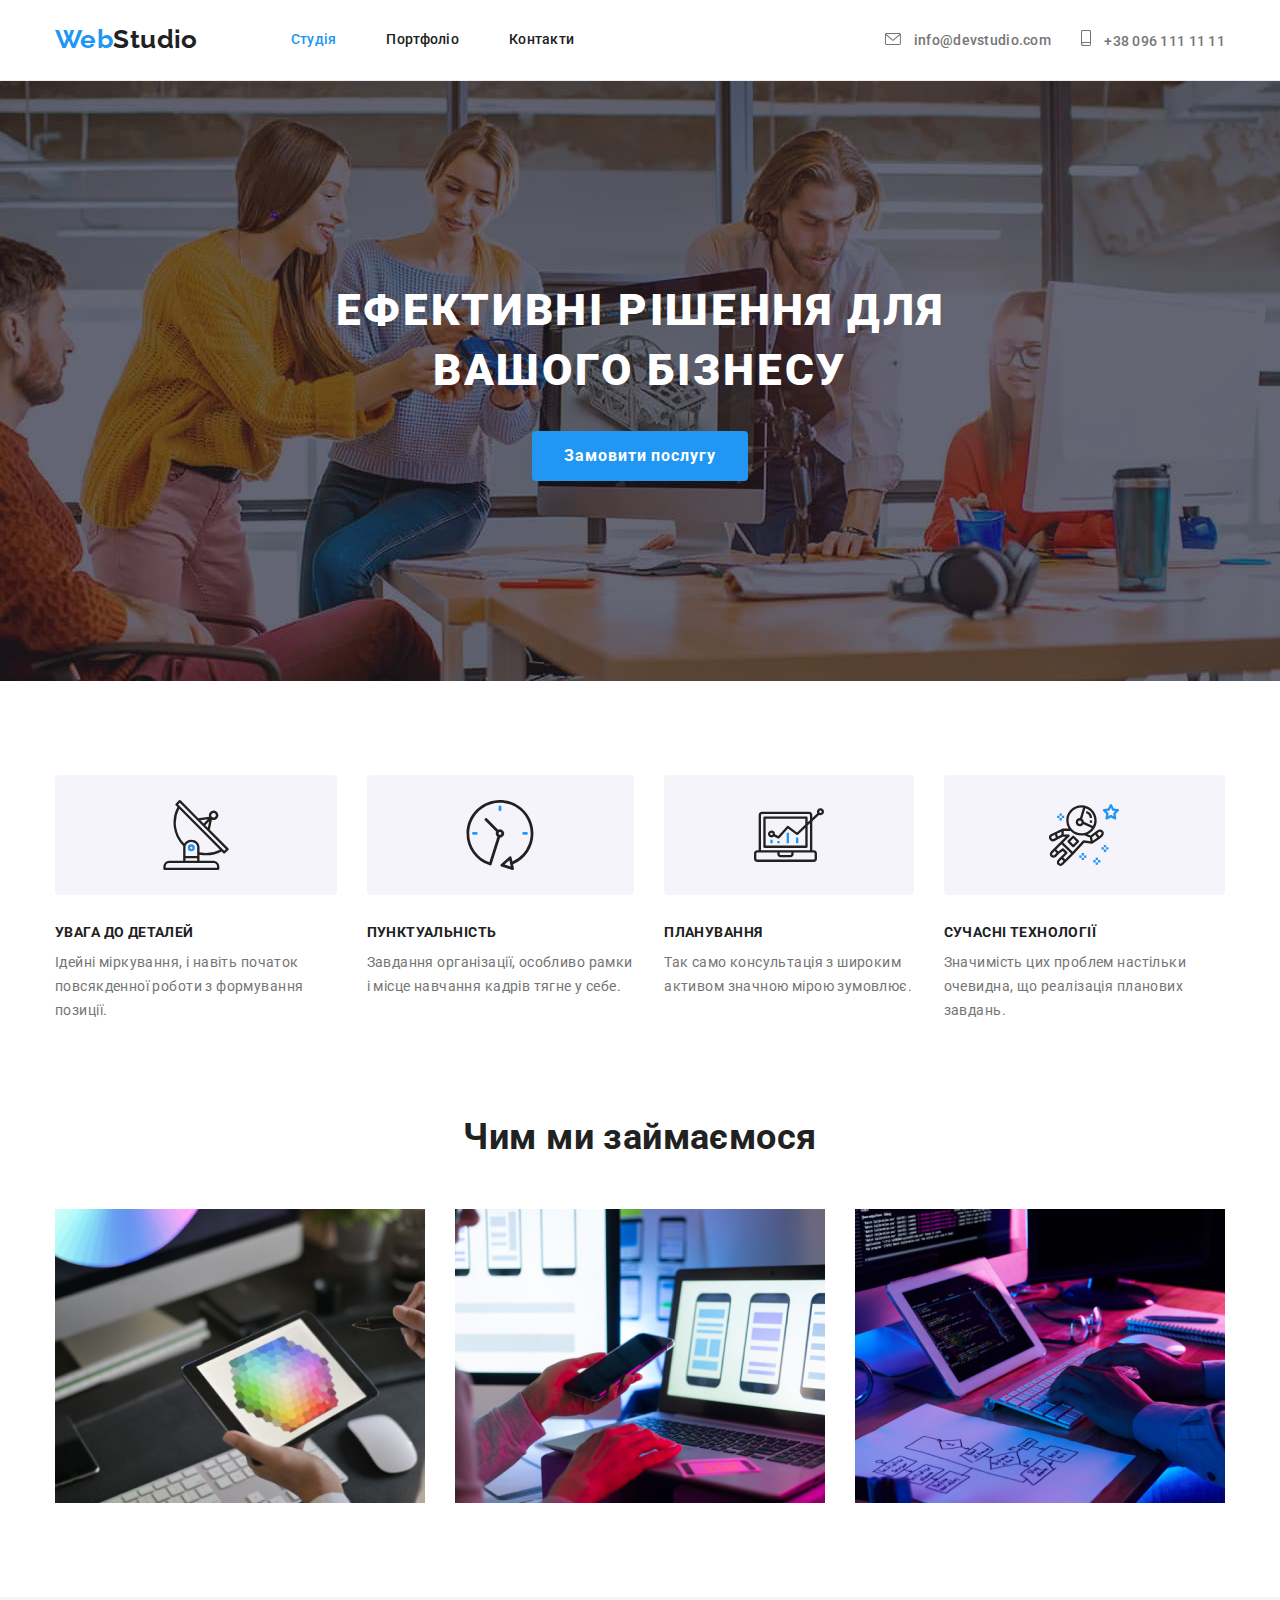
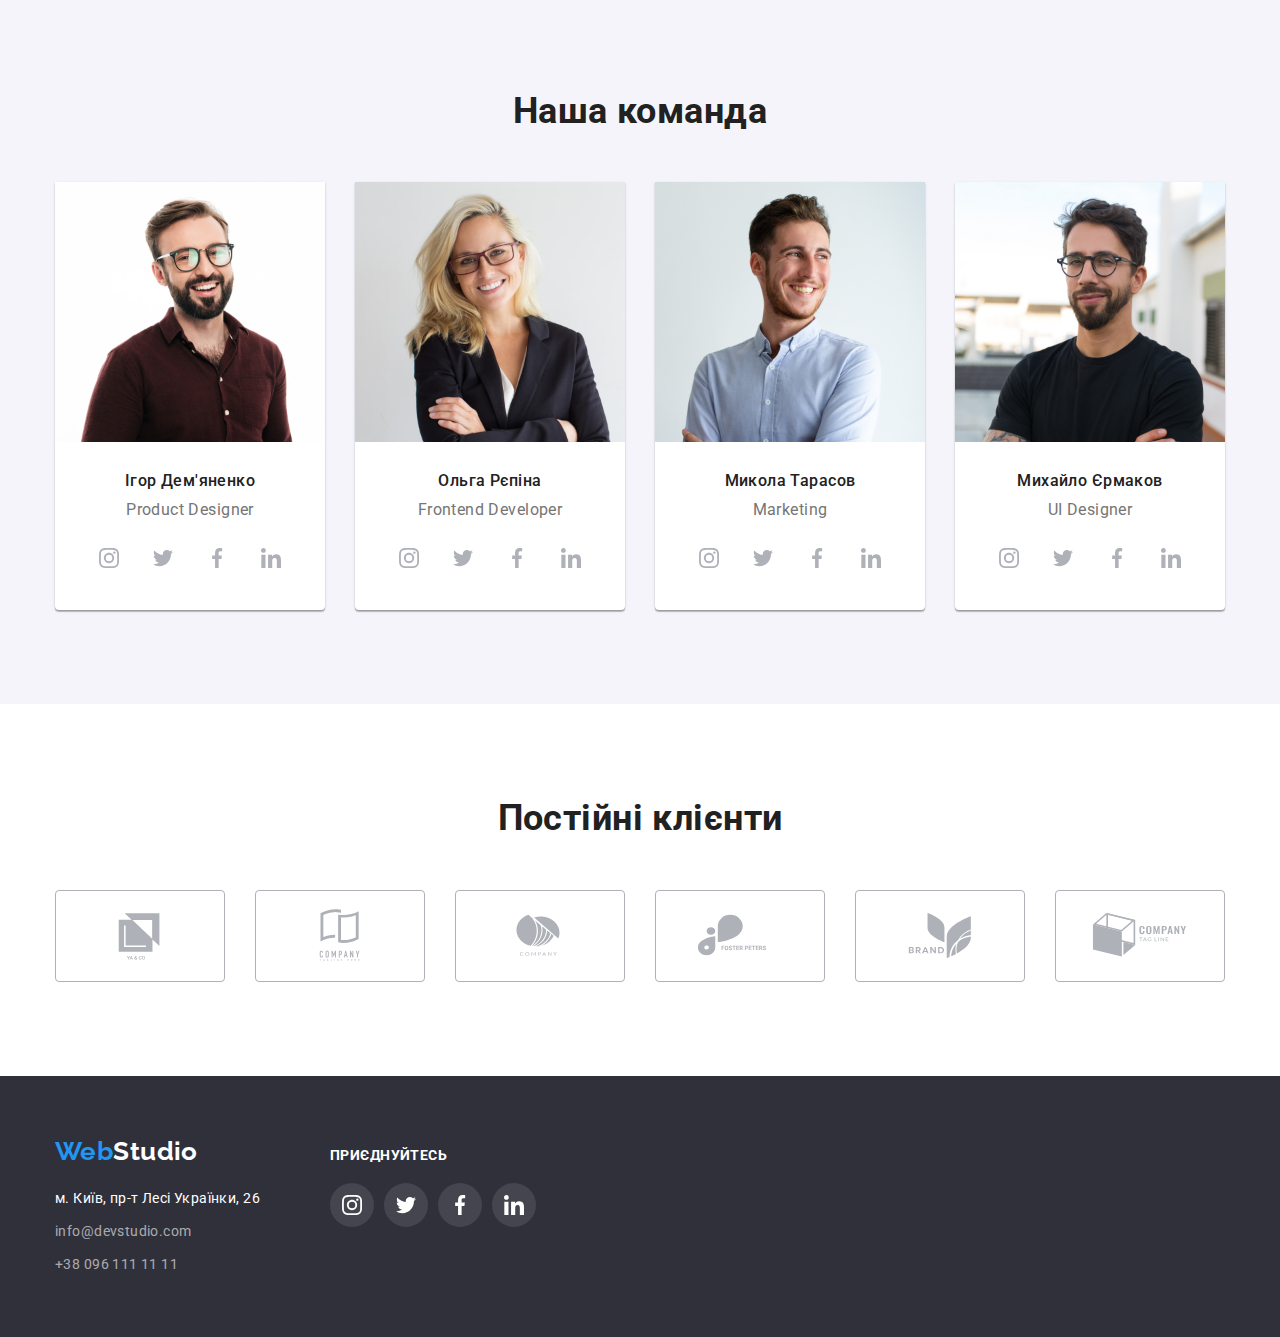
<file: index.html>
<!DOCTYPE html>
<html lang="uk">
  <head>
    <meta charset="UTF-8" />
    <meta http-equiv="X-UA-Compatible" content="IE=edge" />
    <meta name="viewport" content="width=device-width, initial-scale=1.0" />
    <title>Studio</title>
    <link
      href="https://fonts.googleapis.com/css2?family=Raleway:wght@700&family=Roboto:wght@400;500;700;900&display=swap"
      rel="stylesheet"
    />
    <link
      rel="stylesheet"
      href="https://cdnjs.cloudflare.com/ajax/libs/modern-normalize/1.1.0/modern-normalize.min.css"
    />
    <link rel="stylesheet" href="./css/styles.css" />
  </head>
  <body>
    <!-- навігація по сайту та логотип -->
    <header class="page-header">
      <div class="container main-nav">
        <nav class="navigation">
          <a href="/index.html" class="logo"> Web<span>Studio</span> </a>
          <ul class="site-nav list">
            <li class="item"><a href="" class="link current">Студія</a></li>
            <li class="item">
              <a href="./portfolio.html" class="link">Портфоліо</a>
            </li>
            <li class="item"><a href="" class="link">Контакти</a></li>
          </ul>
        </nav>
        <ul class="auth-nav list">
          <li class="mail-item">
            <a href="mailto:info@devstudio.com" class="mail-link">
              <svg class="mail-icon" width="16" height="12">
                <use href="./images/icon.svg#icon-email"></use>
              </svg>
              info@devstudio.com
            </a>
          </li>
          <li class="tel-item">
            <a href="tel:0961111111" class="tel-link">
              <svg class="tel-icon" width="10" height="16">
                <use href="./images/icon.svg#icon-phone"></use>
              </svg>
              +38 096 111 11 11
            </a>
          </li>
        </ul>
      </div>
    </header>
    <main>
      <!-- секція герой -->
      <section class="hero section">
        <div class="hero-container container">
          <h1 class="hero-title">Ефективні рішення для вашого бізнесу</h1>
          <button type="button" class="hero-button">Замовити послугу</button>
        </div>
      </section>
      <section class="principles section">
        <div class="container">
          <h2 class="visually-hidden">Чому саме ми</h2>
          <ul class="principles-list list">
            <li class="principles-item">
              <div class="principles-icon-wrap">
                <svg class="principles-icon" width="70" height="70">
                  <use href="./images/icon.svg#icon-antenna"></use>
                </svg>
              </div>
              <h3 class="principles-title">УВАГА ДО ДЕТАЛЕЙ</h3>
              <p class="principles-text text">
                Ідейні міркування, і навіть початок повсякденної роботи з
                формування позиції.
              </p>
            </li>
            <li class="principles-item">
              <div class="principles-icon-wrap">
                <svg class="principles-icon" width="70" height="70">
                  <use href="./images/icon.svg#icon-clock"></use>
                </svg>
              </div>
              <h3 class="principles-title">ПУНКТУАЛЬНІСТЬ</h3>
              <p class="principles-text text">
                Завдання організації, особливо рамки і місце навчання кадрів
                тягне у себе.
              </p>
            </li>
            <li class="principles-item">
              <div class="principles-icon-wrap">
                <svg class="principles-icon" width="70" height="70">
                  <use href="./images/icon.svg#icon-diagram"></use>
                </svg>
              </div>
              <h3 class="principles-title">ПЛАНУВАННЯ</h3>
              <p class="principles-text text">
                Так само консультація з широким активом значною мірою зумовлює.
              </p>
            </li>
            <li class="principles-item">
              <div class="principles-icon-wrap">
                <svg class="principles-icon" width="70" height="70">
                  <use href="./images/icon.svg#icon-astronaut"></use>
                </svg>
              </div>
              <h3 class="principles-title">СУЧАСНІ ТЕХНОЛОГІЇ</h3>
              <p class="principles-text text">
                Значимість цих проблем настільки очевидна, що реалізація
                планових завдань.
              </p>
            </li>
          </ul>
        </div>
      </section>
      <section class="examples section">
        <!-- приклади робіт -->
        <div class="container">
          <h2 class="examples-title">Чим ми займаємося</h2>
          <ul class="examples-list list">
            <li class="examples-item">
              <img
                src="./images/img1.jpg"
                alt="друк на клавіатурі"
                width="370"
                height="294"
              />
            </li>
            <li class="examples-item">
              <img
                src="./images/img2.jpg"
                alt="ноутбук та телефон"
                width="370"
                height="294"
              />
            </li>
            <li class="examples-item">
              <img
                src="./images/img3.jpg"
                alt="планшет"
                width="370"
                height="294"
              />
            </li>
          </ul>
        </div>
      </section>
      <section class="team section">
        <div class="container">
          <h2 class="team-title">Наша команда</h2>
          <ul class="team-list list">
            <li class="team-item">
              <img
                src="./images/product-designer.jpg"
                alt="фото співробітника компанії"
                width="270"
                height="260"
              />
              <div class="team-names">
                <h3 class="team-person">Ігор Дем'яненко</h3>
                <p class="team-text text" lang="en">Product Designer</p>
                <ul class="team-soc-list">
                  <li class="team-soc-item list">
                    <a href="" class="team-soc-link link">
                      <svg class="team-soc-icon" width="20" height="20">
                        <use href="./images/icon.svg#icon-instagram"></use>
                      </svg>
                    </a>
                  </li>
                  <li class="team-soc-item list">
                    <a href="" class="team-soc-link link">
                      <svg class="team-soc-icon" width="20" height="20">
                        <use href="./images/icon.svg#icon-twitter"></use>
                      </svg>
                    </a>
                  </li>
                  <li class="team-soc-item list">
                    <a href="" class="team-soc-link link">
                      <svg class="team-soc-icon" width="20" height="20">
                        <use href="./images/icon.svg#icon-facebook"></use>
                      </svg>
                    </a>
                  </li>
                  <li class="team-soc-item list">
                    <a href="" class="team-soc-link link">
                      <svg class="team-soc-icon" width="20" height="20">
                        <use href="./images/icon.svg#icon-linkedin"></use>
                      </svg>
                    </a>
                  </li>
                </ul>
              </div>
            </li>
            <li class="team-item">
              <img
                src="./images/frontend_developer.jpg"
                alt="фото співробітника компанії"
                width="270"
                height="260"
              />
              <div class="team-names">
                <h3 class="team-person">Ольга Рєпіна</h3>
                <p class="team-text text" lang="en">Frontend Developer</p>
                <ul class="team-soc-list">
                  <li class="team-soc-item list">
                    <a href="" class="team-soc-link link">
                      <svg class="team-soc-icon" width="20" height="20">
                        <use href="./images/icon.svg#icon-instagram"></use>
                      </svg>
                    </a>
                  </li>
                  <li class="team-soc-item list">
                    <a href="" class="team-soc-link link">
                      <svg class="team-soc-icon" width="20" height="20">
                        <use href="./images/icon.svg#icon-twitter"></use>
                      </svg>
                    </a>
                  </li>
                  <li class="team-soc-item list">
                    <a href="" class="team-soc-link link">
                      <svg class="team-soc-icon" width="20" height="20">
                        <use href="./images/icon.svg#icon-facebook"></use>
                      </svg>
                    </a>
                  </li>
                  <li class="team-soc-item list">
                    <a href="" class="team-soc-link link">
                      <svg class="team-soc-icon" width="20" height="20">
                        <use href="./images/icon.svg#icon-linkedin"></use>
                      </svg>
                    </a>
                  </li>
                </ul>
              </div>
            </li>
            <li class="team-item">
              <img
                src="./images/marketing.jpg"
                alt="фото співробітника компанії"
                width="270"
                height="260"
              />
              <div class="team-names">
                <h3 class="team-person">Микола Тарасов</h3>
                <p class="team-text text" lang="en">Marketing</p>
                <ul class="team-soc-list">
                  <li class="team-soc-item list">
                    <a href="" class="team-soc-link link">
                      <svg class="team-soc-icon" width="20" height="20">
                        <use href="./images/icon.svg#icon-instagram"></use>
                      </svg>
                    </a>
                  </li>
                  <li class="team-soc-item list">
                    <a href="" class="team-soc-link link">
                      <svg class="team-soc-icon" width="20" height="20">
                        <use href="./images/icon.svg#icon-twitter"></use>
                      </svg>
                    </a>
                  </li>
                  <li class="team-soc-item list">
                    <a href="" class="team-soc-link link">
                      <svg class="team-soc-icon" width="20" height="20">
                        <use href="./images/icon.svg#icon-facebook"></use>
                      </svg>
                    </a>
                  </li>
                  <li class="team-soc-item list">
                    <a href="" class="team-soc-link link">
                      <svg class="team-soc-icon" width="20" height="20">
                        <use href="./images/icon.svg#icon-linkedin"></use>
                      </svg>
                    </a>
                  </li>
                </ul>
              </div>
            </li>
            <li class="team-item">
              <img
                src="./images/ui_designer.jpg"
                alt="фото співробітника компанії"
                width="270"
                height="260"
              />
              <div class="team-names">
                <h3 class="team-person">Михайло Єрмаков</h3>
                <p class="team-text text" lang="en">UI Designer</p>
                <ul class="team-soc-list">
                  <li class="team-soc-item list">
                    <a href="" class="team-soc-link link">
                      <svg class="team-soc-icon" width="20" height="20">
                        <use href="./images/icon.svg#icon-instagram"></use>
                      </svg>
                    </a>
                  </li>
                  <li class="team-soc-item list">
                    <a href="" class="team-soc-link link">
                      <svg class="team-soc-icon" width="20" height="20">
                        <use href="./images/icon.svg#icon-twitter"></use>
                      </svg>
                    </a>
                  </li>
                  <li class="team-soc-item list">
                    <a href="" class="team-soc-link link">
                      <svg class="team-soc-icon" width="20" height="20">
                        <use href="./images/icon.svg#icon-facebook"></use>
                      </svg>
                    </a>
                  </li>
                  <li class="team-soc-item list">
                    <a href="" class="team-soc-link link">
                      <svg class="team-soc-icon" width="20" height="20">
                        <use href="./images/icon.svg#icon-linkedin"></use>
                      </svg>
                    </a>
                  </li>
                </ul>
              </div>
            </li>
          </ul>
        </div>
      </section>
      <section class="clients section">
        <div class="container">
          <h2 class="clients-title">Постійні клієнти</h2>
          <ul class="clients-list list">
            <li class="client-item">
              <a href="" class="clients-link">
                <svg class="clients-icon" width="106" height="60">
                  <use href="./images/icon.svg#icon-yako-one"></use>
                </svg>
              </a>
            </li>

            <li class="client-item">
              <a href="" class="clients-link">
                <svg class="clients-icon" width="106" height="60">
                  <use href="./images/icon.svg#icon-company-two"></use>
                </svg>
              </a>
            </li>

            <li class="client-item">
              <a href="" class="clients-link">
                <svg class="clients-icon" width="106" height="60">
                  <use href="./images/icon.svg#icon-company-three"></use>
                </svg>
              </a>
            </li>

            <li class="client-item">
              <a href="" class="clients-link">
                <svg class="clients-icon" width="106" height="60">
                  <use href="./images/icon.svg#icon-foster-four"></use>
                </svg>
              </a>
            </li>

            <li class="client-item">
              <a href="" class="clients-link">
                <svg class="clients-icon" width="106" height="60">
                  <use href="./images/icon.svg#icon-brand-five"></use>
                </svg>
              </a>
            </li>

            <li class="client-item">
              <a href="" class="clients-link">
                <svg class="clients-icon" width="106" height="60">
                  <use href="./images/icon.svg#icon-tagline-six"></use>
                </svg>
              </a>
            </li>
          </ul>
        </div>
      </section>
    </main>
    <footer class="footer">
      <div class="footer-wrap">
        <div class="footer-address-wrap">
          <a href="/index.html" class="footer-logo"> Web<span>Studio</span> </a>
          <address>
            <ul class="footer-list list">
              <li class="footer-item">
                <a
                  class="footer-address"
                  href="https://goo.gl/maps/CPtrU1FHBa2aNyZL9"
                  target="_blank"
                  rel="noopener noreferrer nofollow"
                  >м. Київ, пр-т Лесі Українки, 26</a
                >
              </li>
              <li class="footer-item">
                <a href="mailto:info@devstudio.com" class="footer-mail"
                  >info@devstudio.com</a
                >
              </li>
              <li class="footer-item">
                <a href="tel:0961111111" class="footer-tel"
                  >+38 096 111 11 11</a
                >
              </li>
            </ul>
          </address>
        </div>
        <div class="footer-soc-wrap">
          <p class="footer-soc-text">приєднуйтесь</p>
          <ul class="footer-soc-list">
            <li class="footer-soc-item list">
              <a href="" class="footer-soc-link link">
                <svg class="footer-soc-icon" width="20" height="20">
                  <use href="./images/icon.svg#icon-instagram"></use>
                </svg>
              </a>
            </li>
            <li class="footer-soc-item list">
              <a href="" class="footer-soc-link link">
                <svg class="footer-soc-icon" width="20" height="20">
                  <use href="./images/icon.svg#icon-twitter"></use>
                </svg>
              </a>
            </li>
            <li class="footer-soc-item list">
              <a href="" class="footer-soc-link link">
                <svg class="footer-soc-icon" width="20" height="20">
                  <use href="./images/icon.svg#icon-facebook"></use>
                </svg>
              </a>
            </li>
            <li class="footer-soc-item list">
              <a href="" class="footer-soc-link link">
                <svg class="footer-soc-icon" width="20" height="20">
                  <use href="./images/icon.svg#icon-linkedin"></use>
                </svg>
              </a>
            </li>
          </ul>
        </div>
      </div>
    </footer>
  </body>
</html>
</file>
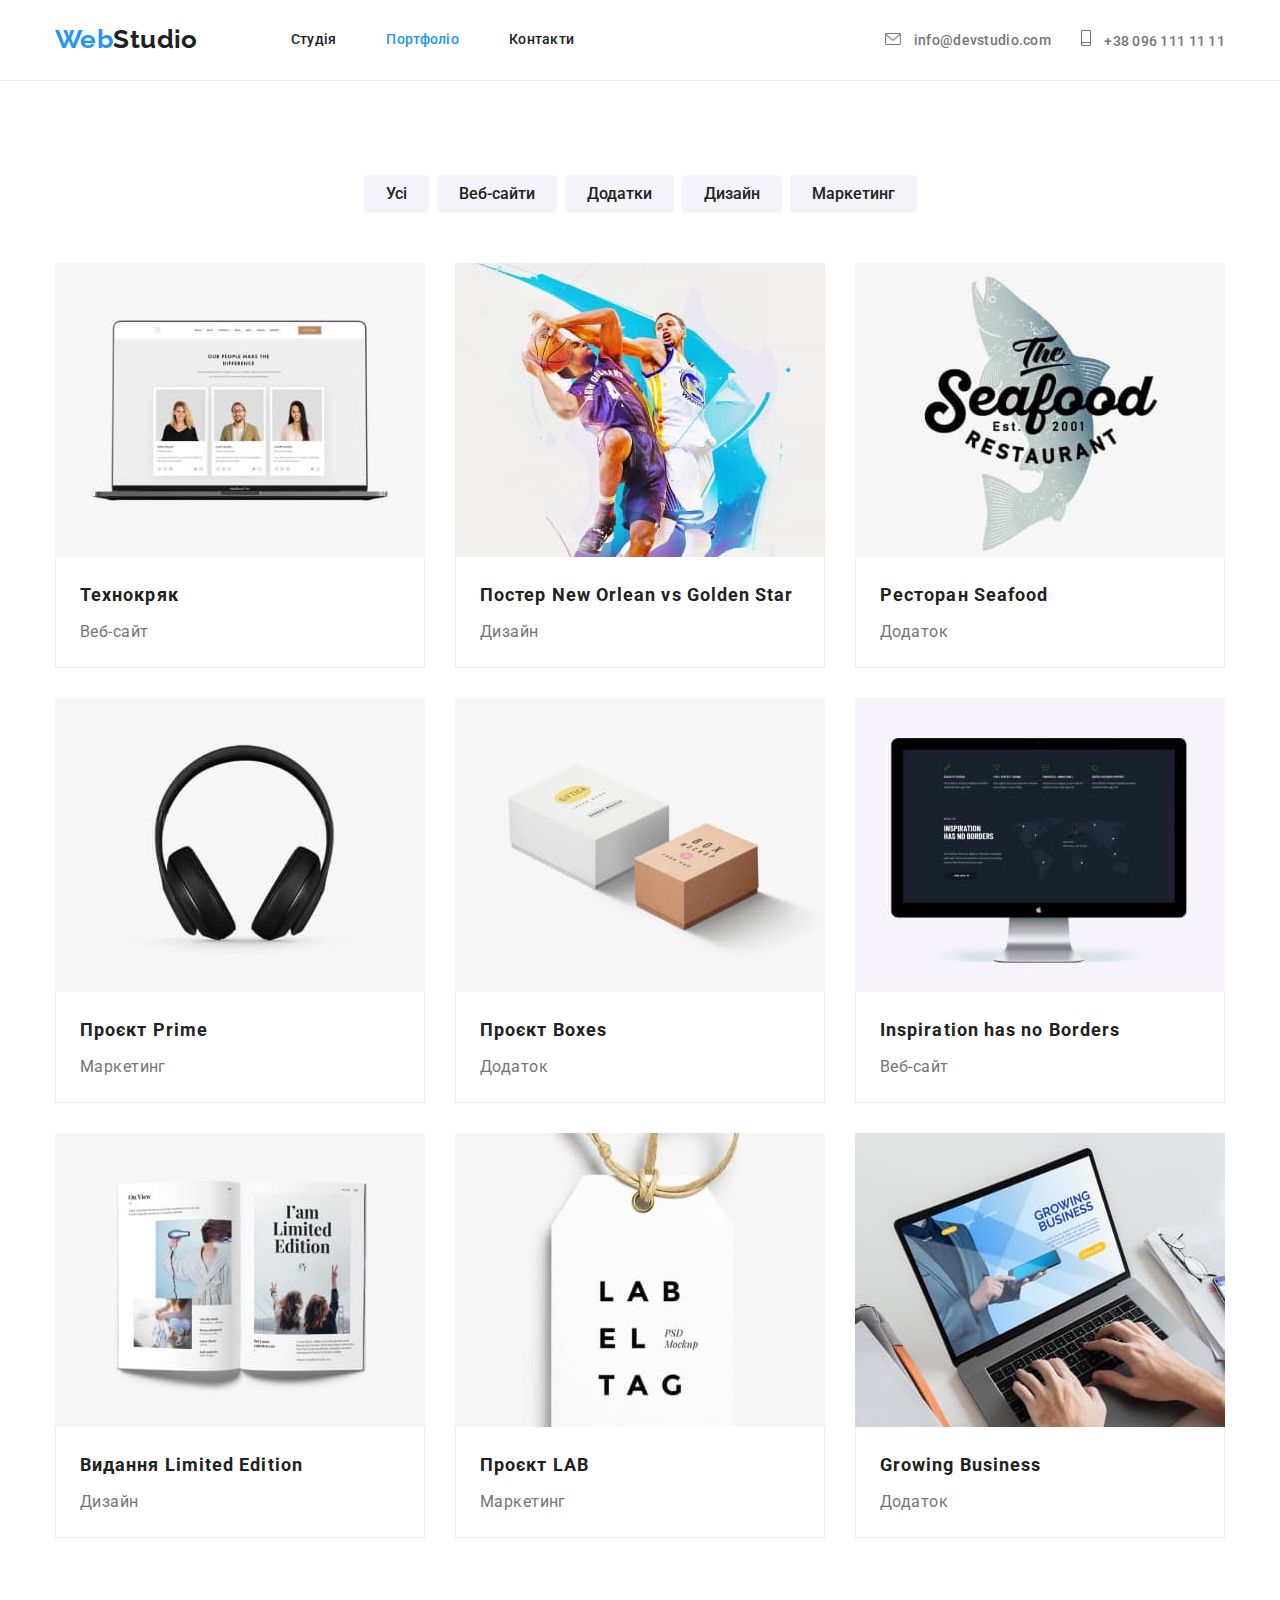
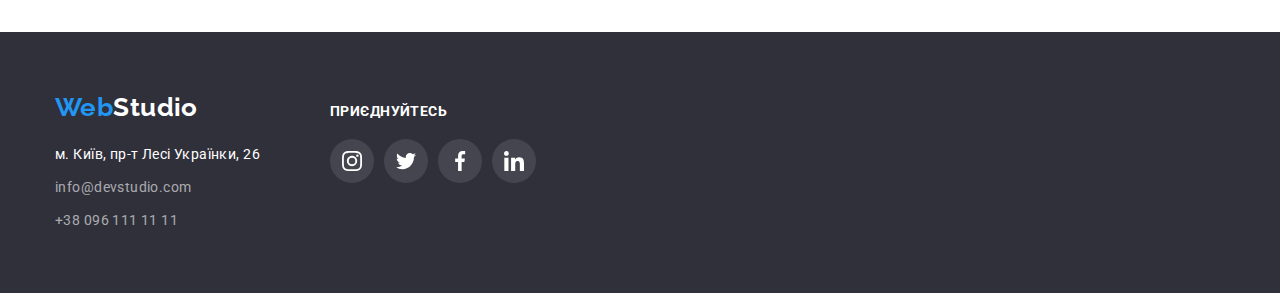
<file: portfolio.html>
<!DOCTYPE html>
<html lang="uk">
  <head>
    <meta charset="UTF-8" />
    <meta http-equiv="X-UA-Compatible" content="IE=edge" />
    <meta name="viewport" content="width=device-width, initial-scale=1.0" />
    <title>Portfolio</title>
    <link
      href="https://fonts.googleapis.com/css2?family=Raleway:wght@700&family=Roboto:wght@400;500;700;900&display=swap"
      rel="stylesheet"
    />
    <link
      rel="stylesheet"
      href="https://cdnjs.cloudflare.com/ajax/libs/modern-normalize/1.1.0/modern-normalize.min.css"
    />
    <link rel="stylesheet" href="./css/styles.css" />
  </head>
  <body>
    <header class="page-header">
      <div class="container main-nav">
        <nav class="navigation">
          <a href="/index.html" class="logo"> Web<span>Studio</span> </a>
          <ul class="site-nav list">
            <li class="item"><a href="./index.html" class="link">Студія</a></li>
            <li class="item"><a href="" class="link current">Портфоліо</a></li>
            <li class="item"><a href="" class="link">Контакти</a></li>
          </ul>
        </nav>
        <ul class="auth-nav list">
          <li class="mail-item">
            <a href="mailto:info@devstudio.com" class="mail-link">
              <svg class="mail-icon" width="16" height="12">
                <use href="./images/icon.svg#icon-email"></use>
              </svg>
              info@devstudio.com
            </a>
          </li>
          <li class="tel-item">
            <a href="tel:0961111111" class="tel-link">
              <svg class="tel-icon" width="10" height="16">
                <use href="./images/icon.svg#icon-phone"></use>
              </svg>
              +38 096 111 11 11
            </a>
          </li>
        </ul>
      </div>
    </header>
    <main class="portfolio-main">
      <!-- фільтр Партфоліо  -->
      <section class="portfolio section">
        <div class="container">
          <h1 class="visually-hidden">Наші роботи</h1>
          <ul class="filter-button list">
            <li class="filter-item">
              <button class="button-list" type="button">Усі</button>
            </li>
            <li class="filter-item">
              <button class="button-list" type="button">Веб-сайти</button>
            </li>
            <li class="filter-item">
              <button class="button-list" type="button">Додатки</button>
            </li>
            <li class="filter-item">
              <button class="button-list" type="button">Дизайн</button>
            </li>
            <li class="filter-item">
              <button class="button-list" type="button">Маркетинг</button>
            </li>
          </ul>
          <ul class="portfolio-list list">
            <li class="portfolio-items">
              <a href="" class="portfolio-link">
                <img
                  src="./images/1-tehnokriak.jpg"
                  alt="Веб-сайт Технокряк"
                  width="370"
                />
                <div class="portfolio-wrap">
                  <h2 class="portfolio-title">Технокряк</h2>
                  <p class="portfolio-text text">Веб-сайт</p>
                </div>
              </a>
            </li>

            <li class="portfolio-items">
              <a href="" class="portfolio-link">
                <img src="./images/2-poster.jpg" alt="постер" width="370" />
                <div class="portfolio-wrap">
                  <h2 class="portfolio-title">
                    Постер New Orlean vs Golden Star
                  </h2>
                  <p class="portfolio-text text">Дизайн</p>
                </div>
              </a>
            </li>

            <li class="portfolio-items">
              <a href="" class="portfolio-link">
                <img
                  src="./images/3-restoran.jpg"
                  alt="логотип ресторану"
                  width="370"
                />
                <div class="portfolio-wrap">
                  <h2 class="portfolio-title">Ресторан Seafood</h2>
                  <p class="portfolio-text text">Додаток</p>
                </div>
              </a>
            </li>

            <li class="portfolio-items">
              <a href="" class="portfolio-link">
                <img src="./images/4-prime.jpg" alt="навушники" width="370" />
                <div class="portfolio-wrap">
                  <h2 class="portfolio-title">Проєкт Prime</h2>
                  <p class="portfolio-text text">Маркетинг</p>
                </div>
              </a>
            </li>

            <li class="portfolio-items">
              <a href="" class="portfolio-link">
                <img src="./images/5-boxes.jpg" alt="коробки" width="370" />
                <div class="portfolio-wrap">
                  <h2 class="portfolio-title">Проєкт Boxes</h2>
                  <p class="portfolio-text text">Додаток</p>
                </div>
              </a>
            </li>

            <li class="portfolio-items">
              <a href="" class="portfolio-link">
                <img
                  src="./images/6-inspiration.jpg"
                  alt="екран компютера"
                  width="370"
                />
                <div class="portfolio-wrap">
                  <h2 class="portfolio-title">Inspiration has no Borders</h2>
                  <p class="portfolio-text text">Веб-сайт</p>
                </div>
              </a>
            </li>

            <li class="portfolio-items">
              <a href="" class="portfolio-link">
                <img
                  src="./images/7-limited.jpg"
                  alt="відкрита книга"
                  width="370"
                />
                <div class="portfolio-wrap">
                  <h2 class="portfolio-title">Видання Limited Edition</h2>
                  <p class="portfolio-text text">Дизайн</p>
                </div>
              </a>
            </li>

            <li class="portfolio-items">
              <a href="" class="portfolio-link">
                <img src="./images/8-lab.jpg" alt="бірка" width="370" />
                <div class="portfolio-wrap">
                  <h2 class="portfolio-title">Проєкт LAB</h2>
                  <p class="portfolio-text text">Маркетинг</p>
                </div>
              </a>
            </li>

            <li class="portfolio-items">
              <a href="" class="portfolio-link">
                <img src="./images/9-business.jpg" alt="ноутбук" width="370" />
                <div class="portfolio-wrap">
                  <h2 class="portfolio-title">Growing Business</h2>
                  <p class="portfolio-text text">Додаток</p>
                </div>
              </a>
            </li>
          </ul>
        </div>
      </section>
    </main>
    <footer class="footer">
      <div class="footer-wrap">
        <div class="footer-address-wrap">
          <a href="/index.html" class="footer-logo"> Web<span>Studio</span> </a>
          <address>
            <ul class="footer-list list">
              <li class="footer-item">
                <a
                  class="footer-address"
                  href="https://goo.gl/maps/CPtrU1FHBa2aNyZL9"
                  target="_blank"
                  rel="noopener noreferrer nofollow"
                  >м. Київ, пр-т Лесі Українки, 26</a
                >
              </li>
              <li class="footer-item">
                <a href="mailto:info@devstudio.com" class="footer-mail"
                  >info@devstudio.com</a
                >
              </li>
              <li class="footer-item">
                <a href="tel:0961111111" class="footer-tel"
                  >+38 096 111 11 11</a
                >
              </li>
            </ul>
          </address>
        </div>
        <div class="footer-soc-wrap">
          <p class="footer-soc-text">приєднуйтесь</p>
          <ul class="footer-soc-list">
            <li class="footer-soc-item list">
              <a href="" class="footer-soc-link link">
                <svg class="footer-soc-icon" width="20" height="20">
                  <use href="./images/icon.svg#icon-instagram"></use>
                </svg>
              </a>
            </li>
            <li class="footer-soc-item list">
              <a href="" class="footer-soc-link link">
                <svg class="footer-soc-icon" width="20" height="20">
                  <use href="./images/icon.svg#icon-twitter"></use>
                </svg>
              </a>
            </li>
            <li class="footer-soc-item list">
              <a href="" class="footer-soc-link link">
                <svg class="footer-soc-icon" width="20" height="20">
                  <use href="./images/icon.svg#icon-facebook"></use>
                </svg>
              </a>
            </li>
            <li class="footer-soc-item list">
              <a href="" class="footer-soc-link link">
                <svg class="footer-soc-icon" width="20" height="20">
                  <use href="./images/icon.svg#icon-linkedin"></use>
                </svg>
              </a>
            </li>
          </ul>
        </div>
      </div>
    </footer>
  </body>
</html>
</file>
<file: css/styles.css>
/* color-main-black: #212121;
color-secondary: #757575;
color-blue: #2196F3;
color-white: #FFFFFF; */

/* main white background #F5F5F5; 
secondary black background #2F303A;
third background #F5F4FA;*/
:root {
  /* text color */
  --primary-text-color: #212121;
  --secondary-text-color: #757575;
  --accent-blue-color: #2196f3;
  --white-color: #ffffff;

  /* background color */
  --main-white-background: #f5f5f5;
  --secondary-black-background: #2f303a;
  --third-background-color: #f5f4fa;
}

body {
  /* margin: 0 auto;
  max-width: 1600px; */
  background-color: var(--white-color);
  color: var(--primary-text-color);
  font-family: "Roboto", sans-serif;
  font-size: 14px;
  letter-spacing: 0.03em;
}

h1,
h2,
h3,
h4,
h5,
h6,
p {
  margin: 0;
}

ul {
  margin: 0;
  padding-left: 0;
}

img {
  display: block;
}

.visually-hidden {
  position: absolute;
  white-space: nowrap;
  width: 1px;
  height: 1px;
  overflow: hidden;
  border: 0;
  padding: 0;
  clip: rect(0 0 0 0);
  clip-path: inset(50%);
  margin: -1px;
}

.container {
  width: 1200px;
  padding-left: 15px;
  padding-right: 15px;
  margin: 0 auto;

  /* outline: 2px solid tomato; */
}

.section {
  padding-top: 94px;
  padding-bottom: 94px;
}

/*-----------------HEADER Logo--------------------------------- */
.page-header {
  padding-top: 32;
  border-bottom: 1px solid #ececec;
}

.logo {
  display: block;
  padding-top: 24px;
  padding-bottom: 25px;
  margin-right: 93px;
  color: var(--accent-blue-color);
  font-family: "Raleway", sans-serif;
  font-weight: 700;
  font-size: 26px;
  line-height: 1.19;
  text-decoration: none;
}

.logo > span {
  color: var(--primary-text-color);
}

.link {
  display: block;
  padding-top: 32px;
  padding-bottom: 32px;
}
/* 
.link:last-child {
  margin-right: 0;
} */

.site-nav .item:not(:last-child) {
  margin-right: 50px;
}

.list {
  list-style: none;
}

/* site-nav */
.navigation {
  display: flex;
}

.site-nav {
  display: flex;
}

.site-nav .link {
  color: var(--primary-text-color);
  font-weight: 500;
  font-size: 14px;
  line-height: 1.14;
  letter-spacing: 0.02em;
  text-decoration: none;
}

.site-nav .link:hover,
.site-nav .link:focus {
  color: var(--accent-blue-color);
}

.site-nav .link.current {
  color: var(--accent-blue-color);
}

.auth-nav {
  display: flex;
  margin-left: auto;
  align-items: center;
}

.auth-nav .item:not(:last-child) {
  margin-right: 50px;
}

.auth-nav .mail-link,
.auth-nav .tel-link {
  color: var(--secondary-text-color);
  font-weight: 500;
  font-size: 14px;
  line-height: 1.14;
  letter-spacing: 0.02em;
  text-decoration: none;
}

.mail-link:hover,
.mail-link:focus,
.tel-link:hover,
.tel-link:focus {
  color: #2196f3;
}

.main-nav {
  display: flex;
  align-items: center;
}
.mail-item {
  margin-right: 30px;
}
/* .mail-link {
  padding-left: 10px;
} */
.mail-icon,
.tel-icon {
  fill: currentColor;
  margin-right: 10px;
}

/*-------------1 SECTION HERO----------------------------------------- */
.hero {
  background-color: var(--secondary-black-background);
  background-image: url(../images/hero-img.jpg);
  background-repeat: no-repeat;
  background-size: cover;
  background-position: center;
  max-width: 1600px;
  text-align: center;
  margin: 0 auto;
  padding-top: 200px;
  padding-bottom: 200px;
}

.hero-title {
  margin: 0 auto 30px;
  width: 696px;
  height: 120px;
  font-weight: 900;
  font-size: 44px;
  line-height: 1.36;
  letter-spacing: 0.06em;
  text-transform: uppercase;
  color: var(--white-color);
}

.hero-button {
  font-family: inherit;
  display: block;
  padding: 10px 32px;
  margin: 0 auto;
  border: none;
  border-radius: 4px;

  font-weight: 700;
  font-size: 16px;
  line-height: 1.88;
  letter-spacing: 0.06em;
  cursor: pointer;
  background-color: var(--accent-blue-color);
  color: var(--white-color);
}

/* secondary text color for all <p> */
.text {
  color: var(--secondary-text-color);
}

/* ----------------2 SECTION principles чому саме ми------------------ */

.principles-title {
  margin-bottom: 10px;
  font-size: 14px;
  line-height: 1.14;
  text-transform: uppercase;
}

.principles-list {
  display: flex;
}

.principles-icon-wrap {
  margin-bottom: 30px;
  height: 120px;
  display: flex;
  justify-content: center;
  align-items: center;
  background-color: #f5f4fa;
  border-radius: 4px;
}

.principles-item:not(:last-child) {
  margin-right: 30px;
}

.principles-text {
  font-size: 14px;
  line-height: 1.71;
}
/* ----------------3 SECTION EXAMPLES приклади робіт------------------ */
.examples.section {
  padding-top: 0;
}

.examples-title,
.team-title {
  font-size: 36px;
  line-height: 1.16;
  text-align: center;
}

.examples-title {
  margin-bottom: 50px;
}

.examples-list {
  display: flex;
  gap: 30px;
  /* width: calc((100% - 60px) / 3); */
}

/* ----------------4 SECTION TEAM наша команда-----------------------  */
.team {
  background-color: var(--third-background-color);
}

.team-title {
  margin-bottom: 50px;
}

.team-list {
  display: flex;
  gap: 30px;
}

.team-list:not(:last-child) {
  margin-right: 30px;
}

.team-item {
  background-color: var(--white-color);
  box-shadow: 0px 1px 3px rgba(0, 0, 0, 0.12), 0px 1px 1px rgba(0, 0, 0, 0.14),
    0px 2px 1px rgba(0, 0, 0, 0.2);
  border-radius: 0px 0px 4px 4px;
}

/* width: calc((100% - 90px) / 4); */

.team-person {
  margin-bottom: 10px;
  font-weight: 500;
  font-size: 16px;
  line-height: 1.18;
  text-align: center;
}

.team-names {
  padding: 30px 0;
}

.team-text {
  font-size: 16px;
  line-height: 1.18;
  text-align: center;
  margin-bottom: 16px;
}

.team-soc-list {
  display: flex;
  justify-content: center;
  gap: 10px;
}

.team-soc-item {
  border-radius: 50%;
  background-color: #ffffff;
  display: block;
  justify-items: center;
}

.team-soc-link {
  width: 44px;
  height: 44px;
  padding: 0;
  display: flex;
  justify-content: center;
  align-items: center;
}

.team-soc-item:hover {
  background-color: #2196f3;
}

.team-soc-item .team-soc-link:focus {
  background-color: #2196f3;
  border-radius: 50%;
}

.team-soc-icon {
  fill: #afb1b8;
}

.team-soc-link:hover .team-soc-icon {
  fill: #ffffff;
}
.team-soc-link:focus .team-soc-icon {
  fill: #ffffff;
}
/* -----------------------------5 SECTION CLIENTS-------------------------- */
.clients-title {
  margin-bottom: 50px;
  font-size: 36px;
  line-height: 1.16;
  text-align: center;
}

.clients-list {
  display: flex;
  justify-content: space-between;
}

.client-item {
  width: 170px;
  height: 92px;
  display: flex;
  justify-content: center;
  align-items: center;
}

.clients-link {
  border: 1px solid #afb1b8;
  border-radius: 4px;
  display: flex;
  width: 100%;
  height: 100%;
  justify-content: center;
  align-items: center;
}

.clients-icon {
  fill: #afb1b8;
}

.clients-link:hover,
.clients-link:focus {
  border-color: #2196f3;
  outline: transparent;
}

.clients-link:hover .clients-icon,
.clients-link:focus .clients-icon {
  fill: #2196f3;
}

/* --------------------------FOOTER----------------------------------- */
.footer {
  background-color: var(--secondary-black-background);
  padding: 60px 0;
}

.footer-wrap {
  display: flex;
  align-items: baseline;
  width: 1200px;
  padding-left: 15px;
  padding-right: 15px;
  margin: 0 auto;
}

.footer-address-wrap {
  margin-right: 70px;
}

.footer-logo {
  color: var(--accent-blue-color);
  font-family: "Raleway", sans-serif;
  font-weight: 700;
  font-size: 26px;
  line-height: 1.19;
  text-decoration: none;
}
.footer-logo > span {
  color: #ffffff;
}

.footer-list {
  margin-top: 20px;
}

.footer-address {
  color: #ffffff;
  font-style: normal;
  font-size: 14px;
  line-height: 1.71;
  text-decoration: none;
}
.footer-mail,
.footer-tel {
  color: rgba(255, 255, 255, 0.6);
  font-style: normal;
  font-size: 14px;
  line-height: 1.71;
  text-decoration: none;
}

.footer-mail:hover,
.footer-mail:focus,
.footer-tel:hover,
.footer-tel:focus {
  color: #2196f3;
}

.footer-item:not(:last-child) {
  margin-bottom: 9px;
}

.footer-soc-wrap {
  width: 206px;
  height: 80px;
}

.footer-soc-list {
  display: flex;
  justify-content: center;
  gap: 10px;
}
.footer-soc-text {
  margin-bottom: 20px;
  color: #ffffff;
  font-weight: 700;
  text-transform: uppercase;
}
.footer-soc-item {
  width: 44px;
  height: 44px;
  border-radius: 50%;
  background-color: rgb(255, 255, 255, 10%);
  display: flex;
  align-items: center;
}

.footer-soc-icon {
  fill: #ffffff;
}

.footer-soc-link {
  display: flex;
  align-items: center;
  justify-content: center;
  padding: 0;
  width: 100%;
  height: 100%;
  border-radius: 50%;
}
.footer-soc-link:hover,
.footer-soc-link:focus {
  background-color: #2196f3;
  fill: #ffffff;
}

/* ------------------------------------------------CSS for Portfolio------------------------------------
--------------------------PORTFOLIO - FILTER------------------------------------------- */

.portfolio.section {
  padding-top: 94px;
  padding-bottom: 94px;
}

.filter-button {
  display: flex;
  justify-content: center;
  margin-bottom: 50px;
}

.button-list {
  font-family: inherit;
  padding: 6px 22px;
  font-weight: 500;
  font-size: 16px;
  line-height: 1.62;
  text-align: center;
  cursor: pointer;

  background-color: var(--third-background-color);
  color: var(--primary-text-color);
  border-radius: 4px;
  border: transparent;
}

.filter-item:not(:last-child) {
  margin-right: 8px;
}

.button-list:hover,
.button-list:focus {
  background-color: var(--accent-blue-color);
  color: var(--white-color);
  filter: drop-shadow(0px 4px 4px rgba(0, 0, 0, 0.25));
}
/* -----------------------2 SECTION PORTFOLIO----------------------------------------------- */
.portfolio-main {
  background-color: var(--white-color);
}

.portfolio-title {
  margin-bottom: 4px;
  color: var(--primary-text-color);
  font-family: "Roboto", sans-serif;
  font-size: 18px;
  line-height: 2;
  letter-spacing: 0.06em;
}

.portfolio-list {
  display: flex;
  flex-wrap: wrap;
  gap: 30px;
}

.portfolio-text {
  font-size: 16px;
  line-height: 1.88;
}

.portfolio-wrap {
  padding: 20px 24px;
  border: 1px solid #eeeeee;
  border-top: none;
}

.portfolio-link {
  display: block;
  text-decoration: none;
}

.portfolio-link:hover,
.portfolio-link:focus {
  box-shadow: 0px 1px 1px rgba(0, 0, 0, 0.12), 0px 4px 4px rgba(0, 0, 0, 0.06),
    1px 4px 6px rgba(0, 0, 0, 0.16);
}
</file>
